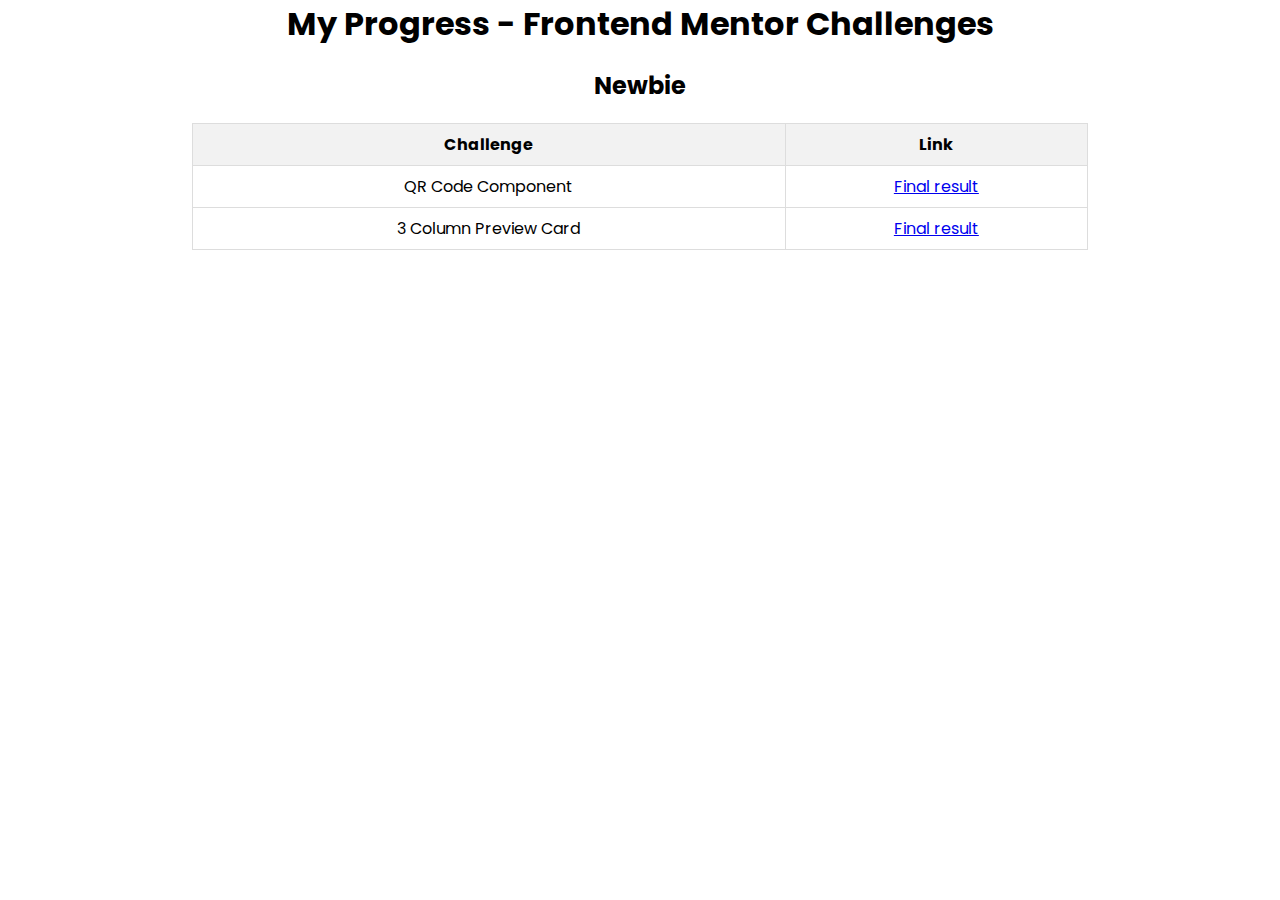
<file: index.html>
<!DOCTYPE html>
<html lang="en">
    <head>
        <meta charset="UTF-8" />
        <meta name="viewport" content="width=device-width, initial-scale=1.0" />
        <title>Vitor10080 Progress - Frontend Master</title>
        <link rel="stylesheet" href="style.css" />
    </head>
    <body>
        <h1>My Progress - Frontend Mentor Challenges</h1>

        <h2>Newbie</h2>

        <div class="table-container">
            <table>
                <thead>
                    <tr>
                        <th>Challenge</th>
                        <th>Link</th>
                    </tr>
                </thead>

                <tbody>
                    <tr>
                        <td>QR Code Component</td>
                        <td><a href="./QR_Code_Component/">Final result</a></td>
                    </tr>

                    <tr>
                        <td>3 Column Preview Card</td>
                        <td><a href="./3_Col_Preview_Card/">Final result</a></td>
                    </tr>
                </tbody>
            </table>
        </div>
    </body>
</html>
</file>
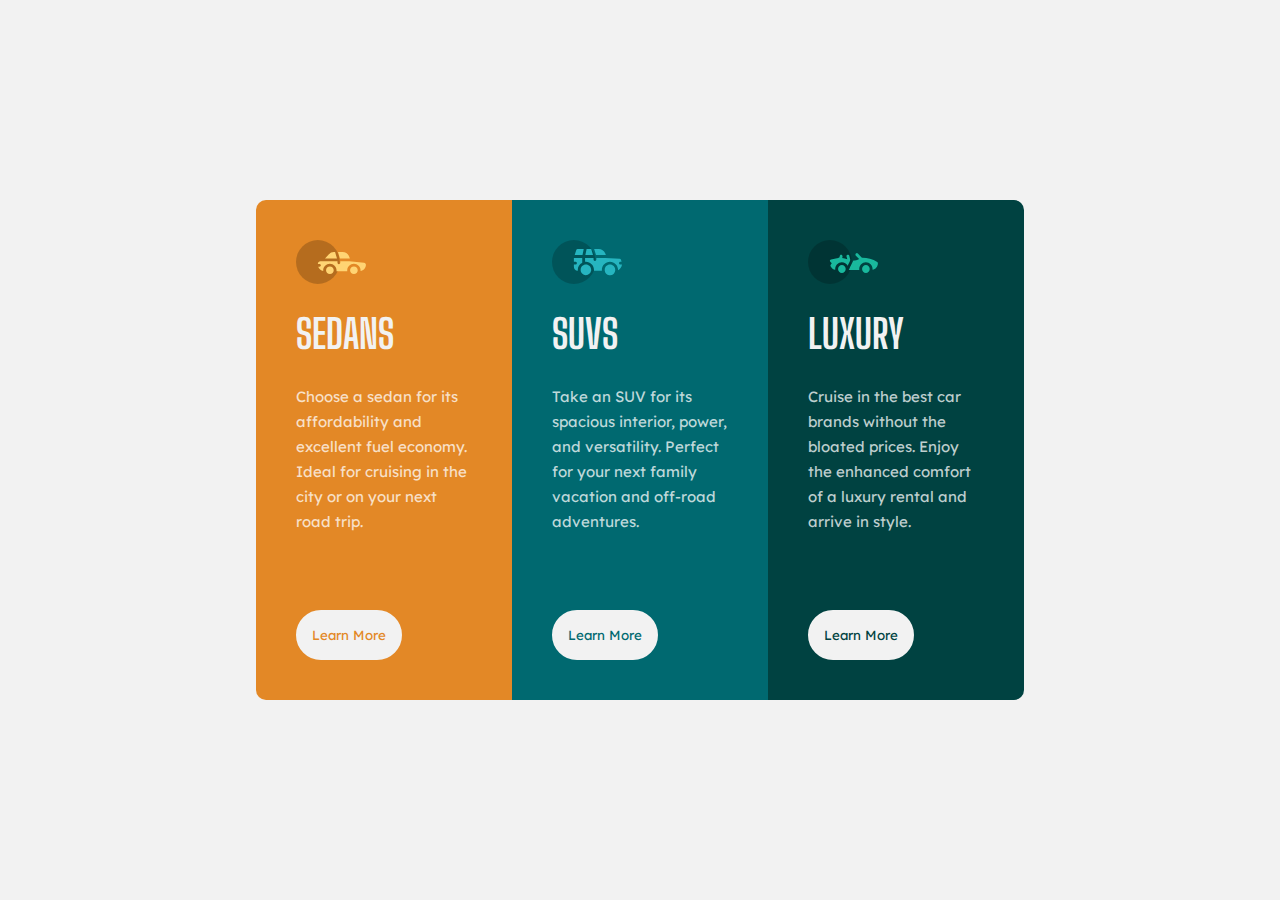
<file: 3_Col_Preview_Card/index.html>
<!DOCTYPE html>
<html lang="en">
    <head>
        <meta charset="UTF-8" />
        <meta name="viewport" content="width=device-width, initial-scale=1.0" />
        <!-- displays site properly based on user's device -->

        <link rel="icon" type="image/png" sizes="32x32" href="./images/favicon-32x32.png" />
        <link rel="stylesheet" href="style.css" />

        <title>Frontend Mentor | 3-column preview card component</title>
    </head>
    <body>
        <main>
            <div class="card card1">
                <img src="./images/icon-sedans.svg" alt="" />
                <h1>Sedans</h1>
                <p>
                    Choose a sedan for its affordability and excellent fuel economy. Ideal for cruising in the city or
                    on your next road trip.
                </p>

                <button type="button">Learn More</button>
            </div>

            <div class="card card2">
                <img src="./images/icon-suvs.svg" alt="" />
                <h1>SUVs</h1>
                <p>
                    Take an SUV for its spacious interior, power, and versatility. Perfect for your next family vacation
                    and off-road adventures.
                </p>
                <button type="button">Learn More</button>
            </div>

            <div class="card card3">
                <img src="./images/icon-luxury.svg" alt="" />
                <h1>Luxury</h1>
                <p>
                    Cruise in the best car brands without the bloated prices. Enjoy the enhanced comfort of a luxury
                    rental and arrive in style.
                </p>
                <button type="button">Learn More</button>
            </div>
        </main>
    </body>
</html>
</file>
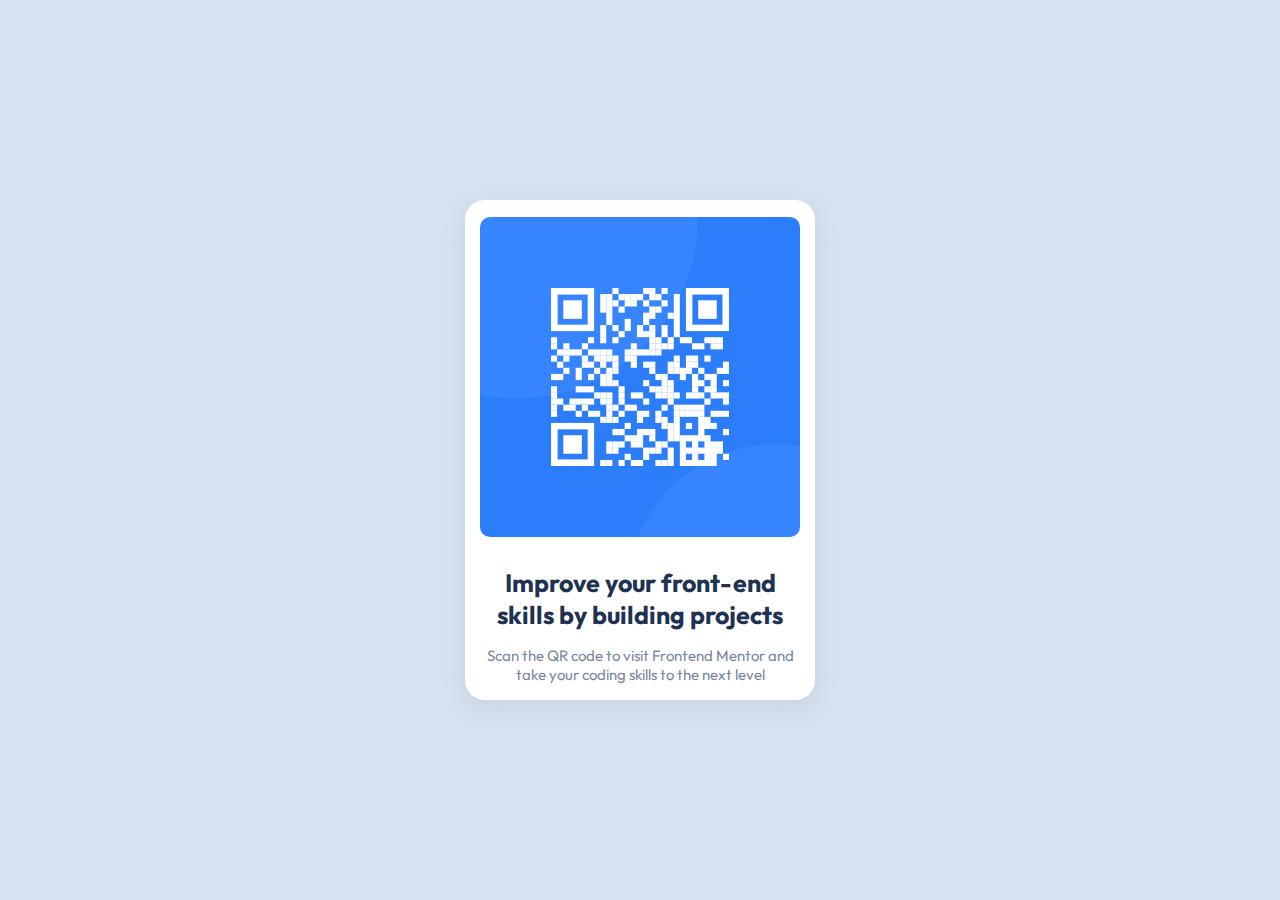
<file: QR_Code_Component/index.html>
<!DOCTYPE html>
<html lang="en">
    <head>
        <meta charset="UTF-8" />
        <meta name="viewport" content="width=device-width, initial-scale=1.0" />
        <!-- displays site properly based on user's device -->

        <link rel="icon" type="image/png" sizes="32x32" href="./images/favicon-32x32.png" />

        <title>Frontend Mentor | QR code component</title>
        <link rel="stylesheet" href="style.css" />
    </head>
    <body>
        <div class="container">
            <img src="images/image-qr-code.png" alt="" />

            <h1>Improve your front-end skills by building projects</h1>

            <p>Scan the QR code to visit Frontend Mentor and take your coding skills to the next level</p>
        </div>
    </body>
</html>
</file>
<file: style.css>
@import url(https://fonts.googleapis.com/css?family=Poppins:100,100italic,200,200italic,300,300italic,regular,italic,500,500italic,600,600italic,700,700italic,800,800italic,900,900italic);

* {
    margin: 0;
    padding: 0;
    box-sizing: border-box;
    font-family: "Poppins", sans-serif;
}

body {
    text-align: center;
}

h1,
h2 {
    margin-bottom: 20px;
}

.table-container {
    display: flex;
    align-items: center;
    justify-content: center;
}

table {
    border-collapse: collapse;
    width: 70%;
}

th,
td {
    padding: 8px;
    text-align: center;
    border: 1px solid #ddd;
}

th {
    background-color: #f2f2f2;
}

tr:hover {
    background-color: #f5f5f5;
}
</file>
<file: 3_Col_Preview_Card/style.css>
@import url(https://fonts.googleapis.com/css?family=Lexend+Deca:100,200,300,regular,500,600,700,800,900);
@import url(https://fonts.googleapis.com/css?family=Big+Shoulders+Display:100,200,300,regular,500,600,700,800,900);

* {
    margin: 0;
    padding: 0;
    box-sizing: border-box;
    font-family: "Lexend Deca", sans-serif;
}

body {
    background-color: hsl(0, 0%, 95%);
    display: flex;
    align-items: center;
    justify-content: center;
    min-height: 100vh;
}

main {
    display: flex;
    align-items: center;
    justify-content: center;
    width: 60%;
}

.card {
    width: 350px;
    height: 500px;
    padding: 40px;

    display: flex;
    flex-direction: column;
    justify-content: space-between;
}

.card img {
    width: 40%;
}

.card h1 {
    font-family: "Big Shoulders Display", cursive;
    font-weight: 700;
    text-transform: uppercase;
    font-size: 40px;
    margin: -50px 0;
    color: hsl(0, 0%, 95%);
}

.card p {
    font-weight: 400;
    font-size: 15px;
    line-height: 25px;
    color: hsla(0, 0%, 100%, 0.75);
}

.card button {
    border: 3px solid hsl(0, 0%, 95%);
    background-color: hsl(0, 0%, 95%);
    width: 60%;
    height: 50px;
    border-radius: 25px;
    cursor: pointer;

    transition: all 0.3s;
}

.card button:hover {
    background-color: transparent;
    color: hsl(0, 0%, 95%);
}

.card1 {
    background-color: hsl(31, 77%, 52%);
    border-radius: 10px 0 0 10px;
}

.card1 button {
    color: hsl(31, 77%, 52%);
}

.card2 {
    background-color: hsl(184, 100%, 22%);
}

.card2 button {
    color: hsl(184, 100%, 22%);
}

.card3 {
    background-color: hsl(179, 100%, 13%);
    border-radius: 0 10px 10px 0;
}

.card3 button {
    color: hsl(179, 100%, 13%);
}

@media screen and (max-width: 768px) {
    main {
        flex-direction: column;
        margin: 50px;
        width: 90%;
    }

    .card1 {
        border-radius: 10px 10px 0 0;
    }

    .card3 {
        border-radius: 0 0 10px 10px;
    }
}

@media screen and (max-width: 480px) {
    .card {
        width: 90%;
    }
}
</file>
<file: QR_Code_Component/style.css>
@import url(https://fonts.googleapis.com/css?family=Outfit:400,700);
* {
    margin: 0;
    padding: 0;
    box-sizing: border-box;
    font-family: "Outfit", sans-serif;
}

body {
    background-color: hsl(212, 45%, 89%);
    display: flex;
    align-items: center;
    justify-content: center;
    min-height: 100vh;
}

.container {
    background-color: hsl(0, 0%, 100%);
    display: flex;
    flex-direction: column;
    align-items: center;
    justify-content: center;
    border-radius: 20px;
    box-shadow: rgba(149, 157, 165, 0.2) 0px 8px 24px;
    padding: 15px;

    width: 350px;
    height: 500px;
}

img {
    width: 100%;
    border-radius: 10px;
    margin-bottom: 30px;
}

h1,
p {
    text-align: center;
}

h1 {
    font-weight: 700;
    font-size: 25px;
    color: hsl(218, 44%, 22%);
}

p {
    font-size: 15px;
    color: hsl(220, 15%, 55%);
    margin: 15px 0 0;
}
</file>
